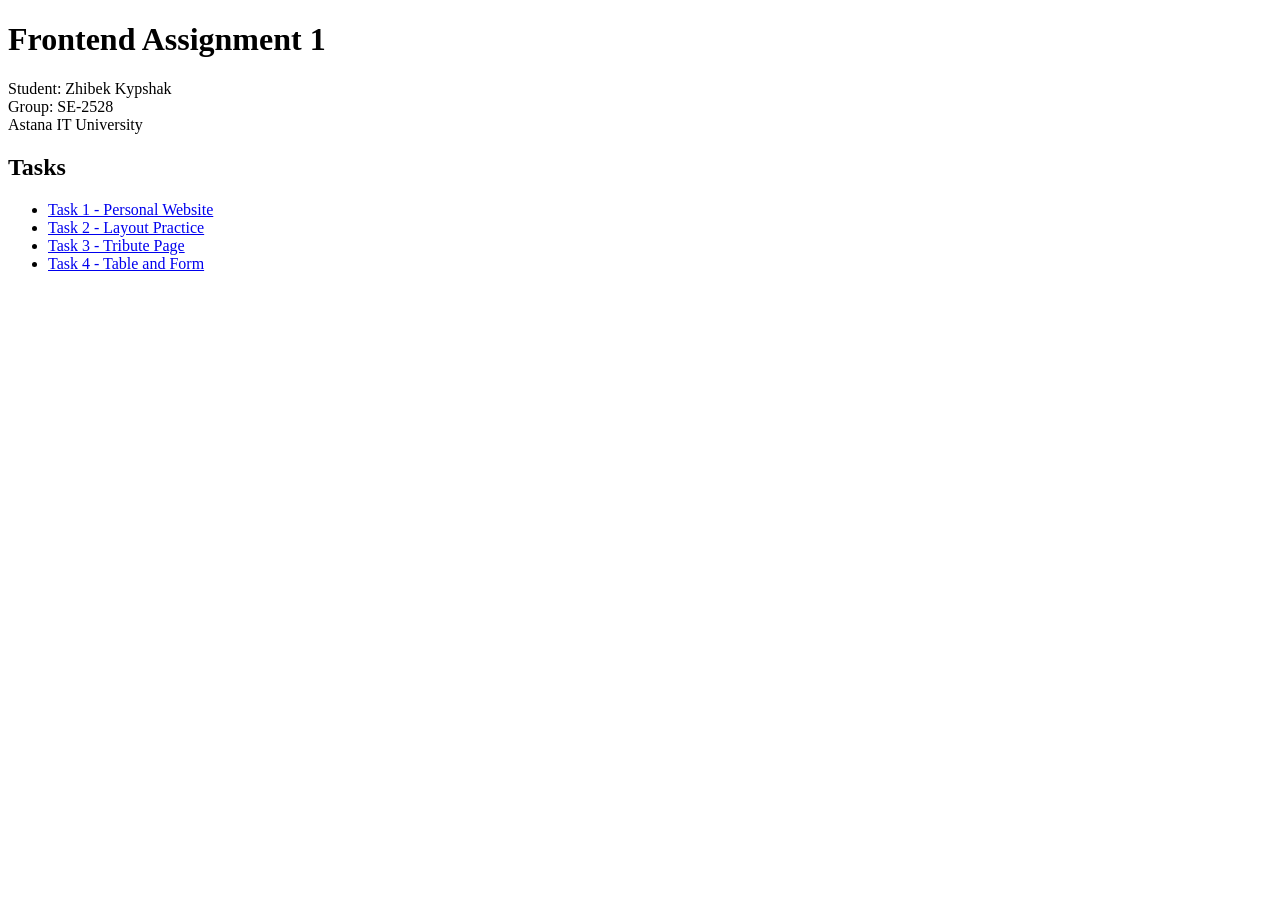
<file: index.html>
<!DOCTYPE html>
<html lang="en">

<head>
    <meta charset="UTF-8">
    <meta name="viewport" content="width=device-width, initial-scale=1.0">
    <title>Frontend Assignment 1</title>
</head>

<body>

    <h1>Frontend Assignment 1</h1>

    <p>
        Student: Zhibek Kypshak <br>
        Group: SE-2528 <br>
        Astana IT University
    </p>

    <h2>Tasks</h2>

    <ul>
        <li>
            <a href="Personal_website/index.html">Task 1 - Personal Website</a>
        </li>

        <li>
            <a href="task2/index.html">Task 2 - Layout Practice</a>
        </li>

        <li>
            <a href="task3/index.html">Task 3 - Tribute Page</a>
        </li>

        <li>
            <a href="task4/index.html">Task 4 - Table and Form</a>
        </li>
    </ul>

</body>

</html>
</file>
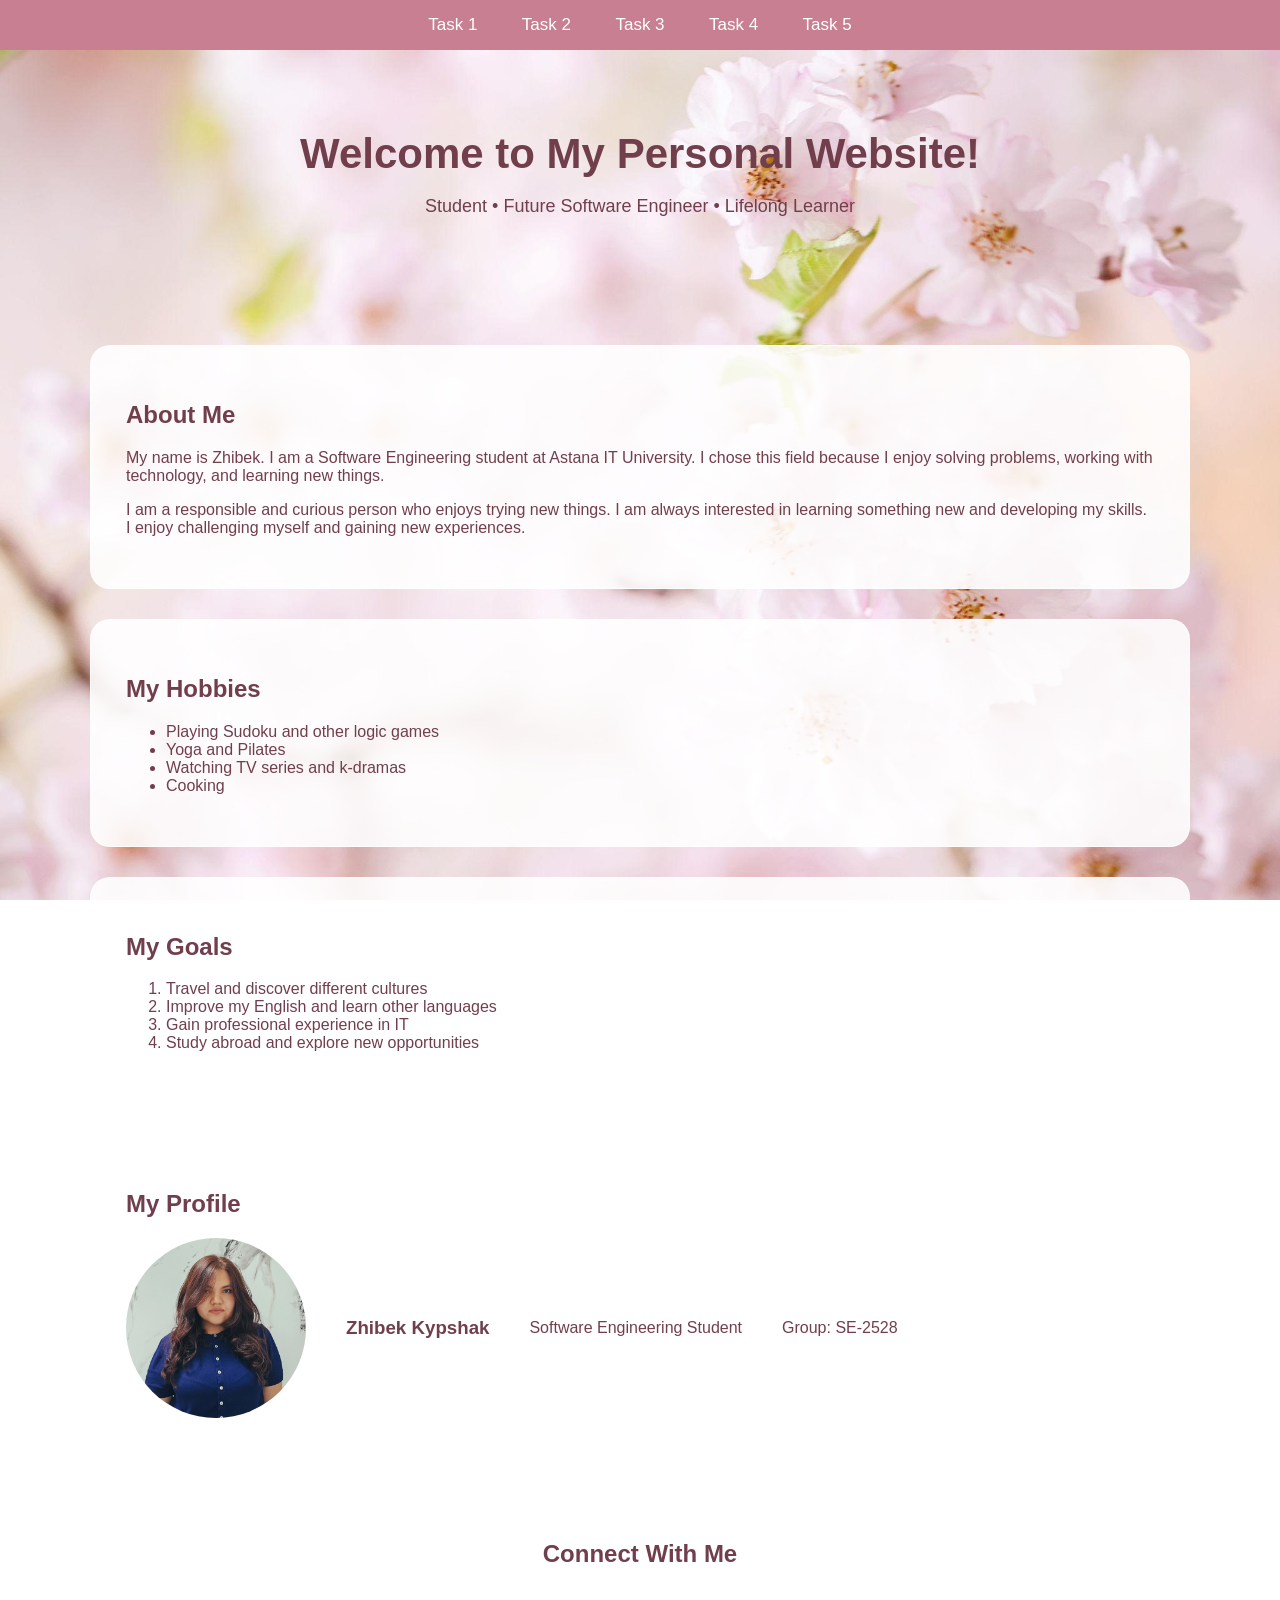
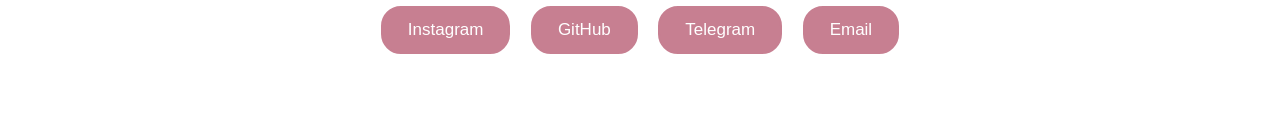
<file: Personal_website/index.html>
<!DOCTYPE html>
<html lang="en">
<head>
    <meta charset="UTF-8">
    <meta name="viewport" content="width=device-width, initial-scale=1.0">
    <title>Zhibek's personal website</title>
    <link rel="stylesheet" href="styles.css">
</head>
<body>
    <nav>
        <a href="index.html">Task 1</a>
        <a href="../task2/index.html">Task 2</a>
        <a href="../task3/index.html">Task 3</a>
        <a href="../task4/index.html">Task 4</a>
        <a href="../task5/index.html">Task 5</a>
    </nav>
    <header>
        <h1>Welcome to My Personal Website!</h1>
        <p>Student • Future Software Engineer • Lifelong Learner</p>
    </header>
    
    <section id="about">
        <h2>About Me</h2>
        <p>
            My name is Zhibek. I am a Software Engineering student at Astana IT University.
            I chose this field because I enjoy solving problems, working with technology,
            and learning new things.
        </p>
        <p> 
            I am a responsible and curious person who enjoys trying new things.
            I am always interested in learning something new and developing my skills.
            I enjoy challenging myself and gaining new experiences.
        </p>
    </section>

    <section class="hobbies">
        <h2>My Hobbies</h2>
        <ul>
            <li>Playing Sudoku and other logic games</li>
            <li>Yoga and Pilates</li>
            <li>Watching TV series and k-dramas</li>
            <li>Cooking</li>
        </ul>
    </section>

    <section class="goals">
        <h2>My Goals</h2>
        <ol>
            <li>Travel and discover different cultures</li>
            <li>Improve my English and learn other languages</li>
            <li>Gain professional experience in IT</li>
            <li>Study abroad and explore new opportunities</li>
        </ol>
    </section>
    <section class="profile">
        <h2>My Profile</h2>

        <div class="profile-card">
            <img src="images/profile.PNG" alt="Zhibek's profile photo">
            <h3>Zhibek Kypshak</h3>
            <p>Software Engineering Student</p>
            <p>Group: SE-2528</p>
        </div>
    </section>
    <section class="socials">
        <h2>Connect With Me</h2>
        <a href="https://www.instagram.com/zhibekkypshak_?stkn=NjFid3V4ajRsbDV2&utm_source=qr" target="_blank">Instagram</a>
        <a href="https://github.com/zhibekkypshak" target="_blank">GitHub</a>
        <a href="https://t.me/Zhakx1" target="_blank">Telegram</a>
        <a href="mailto:zibekkypsak123@gmail.com">Email</a>
    </section>
</body>
</html>
</file>
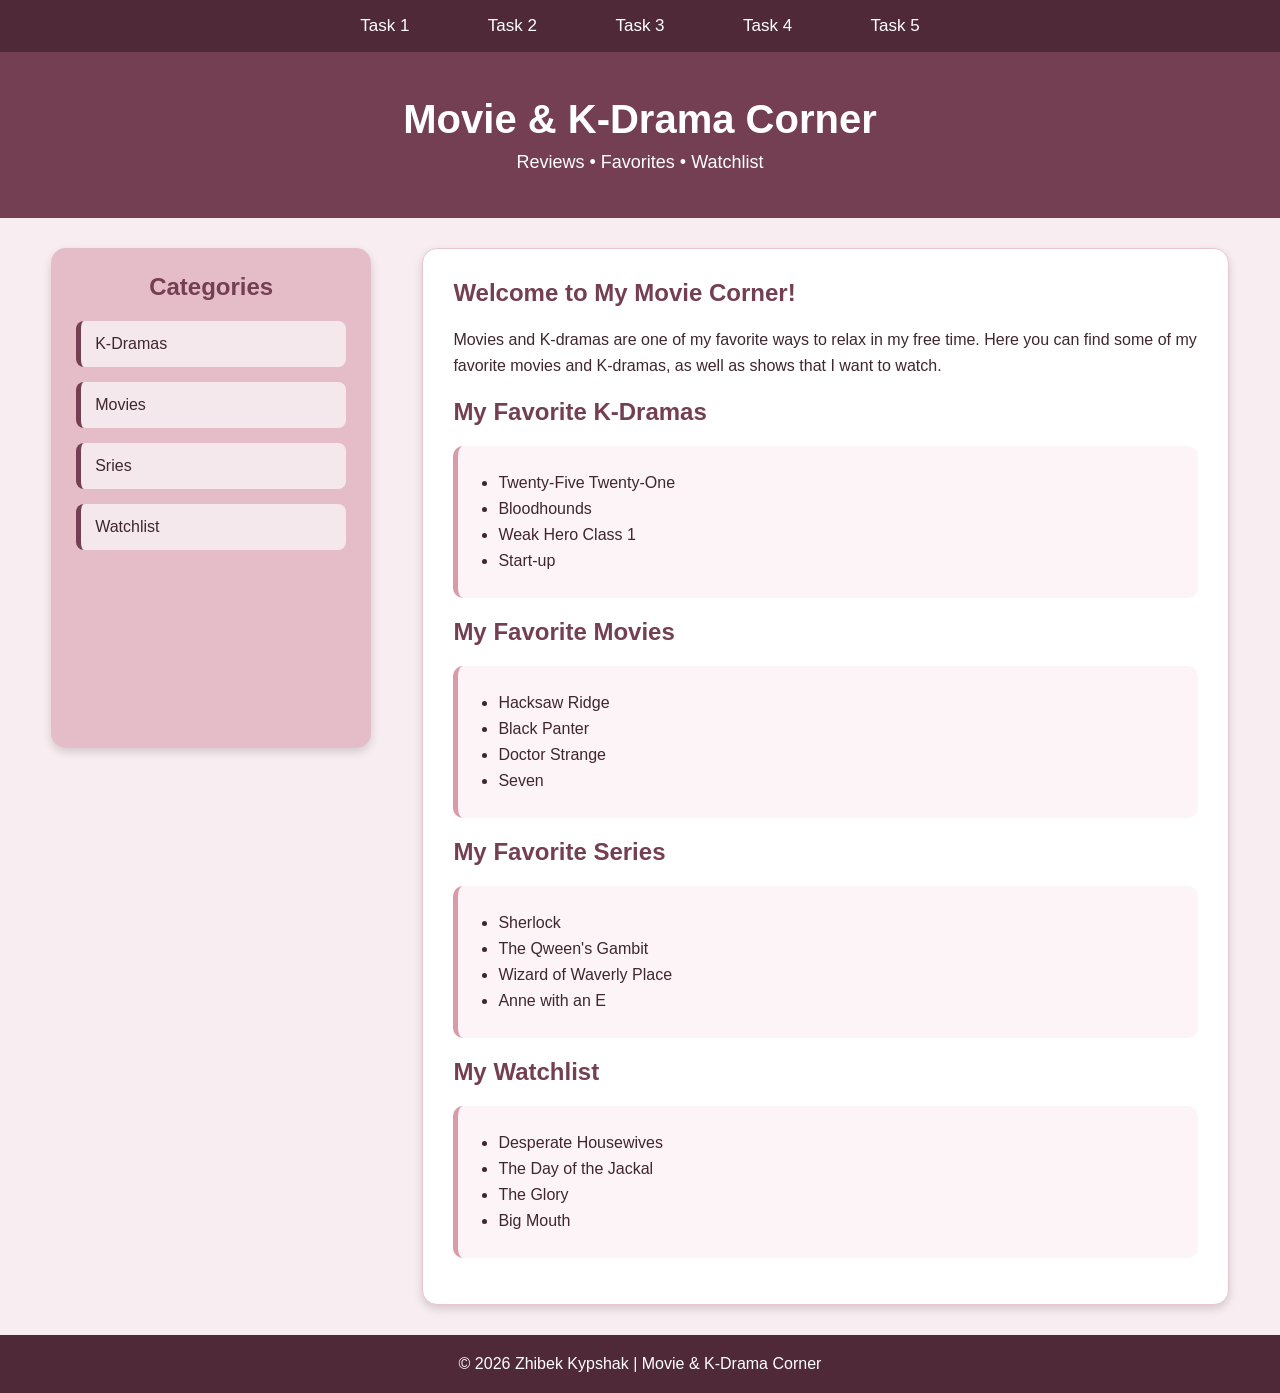
<file: task2/index.html>
<!DOCTYPE html>
<html lang="en">
<head>
    <meta charset="UTF-8">
    <meta name="viewport" content="width=device-width, initial-scale=1.0">
    <title>Layout practice</title>
    <link rel="stylesheet" href="styles.css">
</head>
<body>
    <nav>
        <a href="../Personal_website/index.html">Task 1</a>
        <a href="index.html">Task 2</a>
        <a href="../task3/index.html">Task 3</a>
        <a href="../task4/index.html">Task 4</a>
        <a href="../task5/index.html">Task 5</a>
    </nav>

    <header>
        <h1>Movie & K-Drama Corner</h1>
        <p>Reviews • Favorites • Watchlist</p>
    </header>

    <aside class="sidebar">
        <h2>Categories</h2>

        <ul>
            <li>K-Dramas</li>
            <li>Movies</li>
            <li>Sries</li>
            <li>Watchlist</li>
        </ul>
    </aside>

    <main class="main-content">

        <h2>Welcome to My Movie Corner!</h2>

        <p>
            Movies and K-dramas are one of my favorite ways to relax in my free time.
            Here you can find some of my favorite movies and K-dramas,
            as well as shows that I want to watch.
        </p>

        <h2>My Favorite K-Dramas</h2>

        <ul>
            <li>Twenty-Five Twenty-One</li>
            <li>Bloodhounds</li>
            <li>Weak Hero Class 1</li>
            <li>Start-up</li>
        </ul>

        <h2>My Favorite Movies</h2>

        <ul>
            <li>Hacksaw Ridge</li>
            <li>Black Panter</li>
            <li>Doctor Strange</li>
            <li>Seven</li>
        </ul>

         <h2>My Favorite Series</h2>

        <ul>
            <li>Sherlock</li>
            <li>The Qween's Gambit</li>
            <li>Wizard of Waverly Place</li>
            <li>Anne with an E</li>
        </ul>


        <h2>My Watchlist</h2>

        <ul>
            <li>Desperate Housewives</li>
            <li>The Day of the Jackal</li>
            <li>The Glory</li>
            <li>Big Mouth</li>
        </ul>

    </main>
    <footer>
        <p>&copy; 2026 Zhibek Kypshak | Movie & K-Drama Corner</p>
    </footer>
    
</body>
</html>
</file>
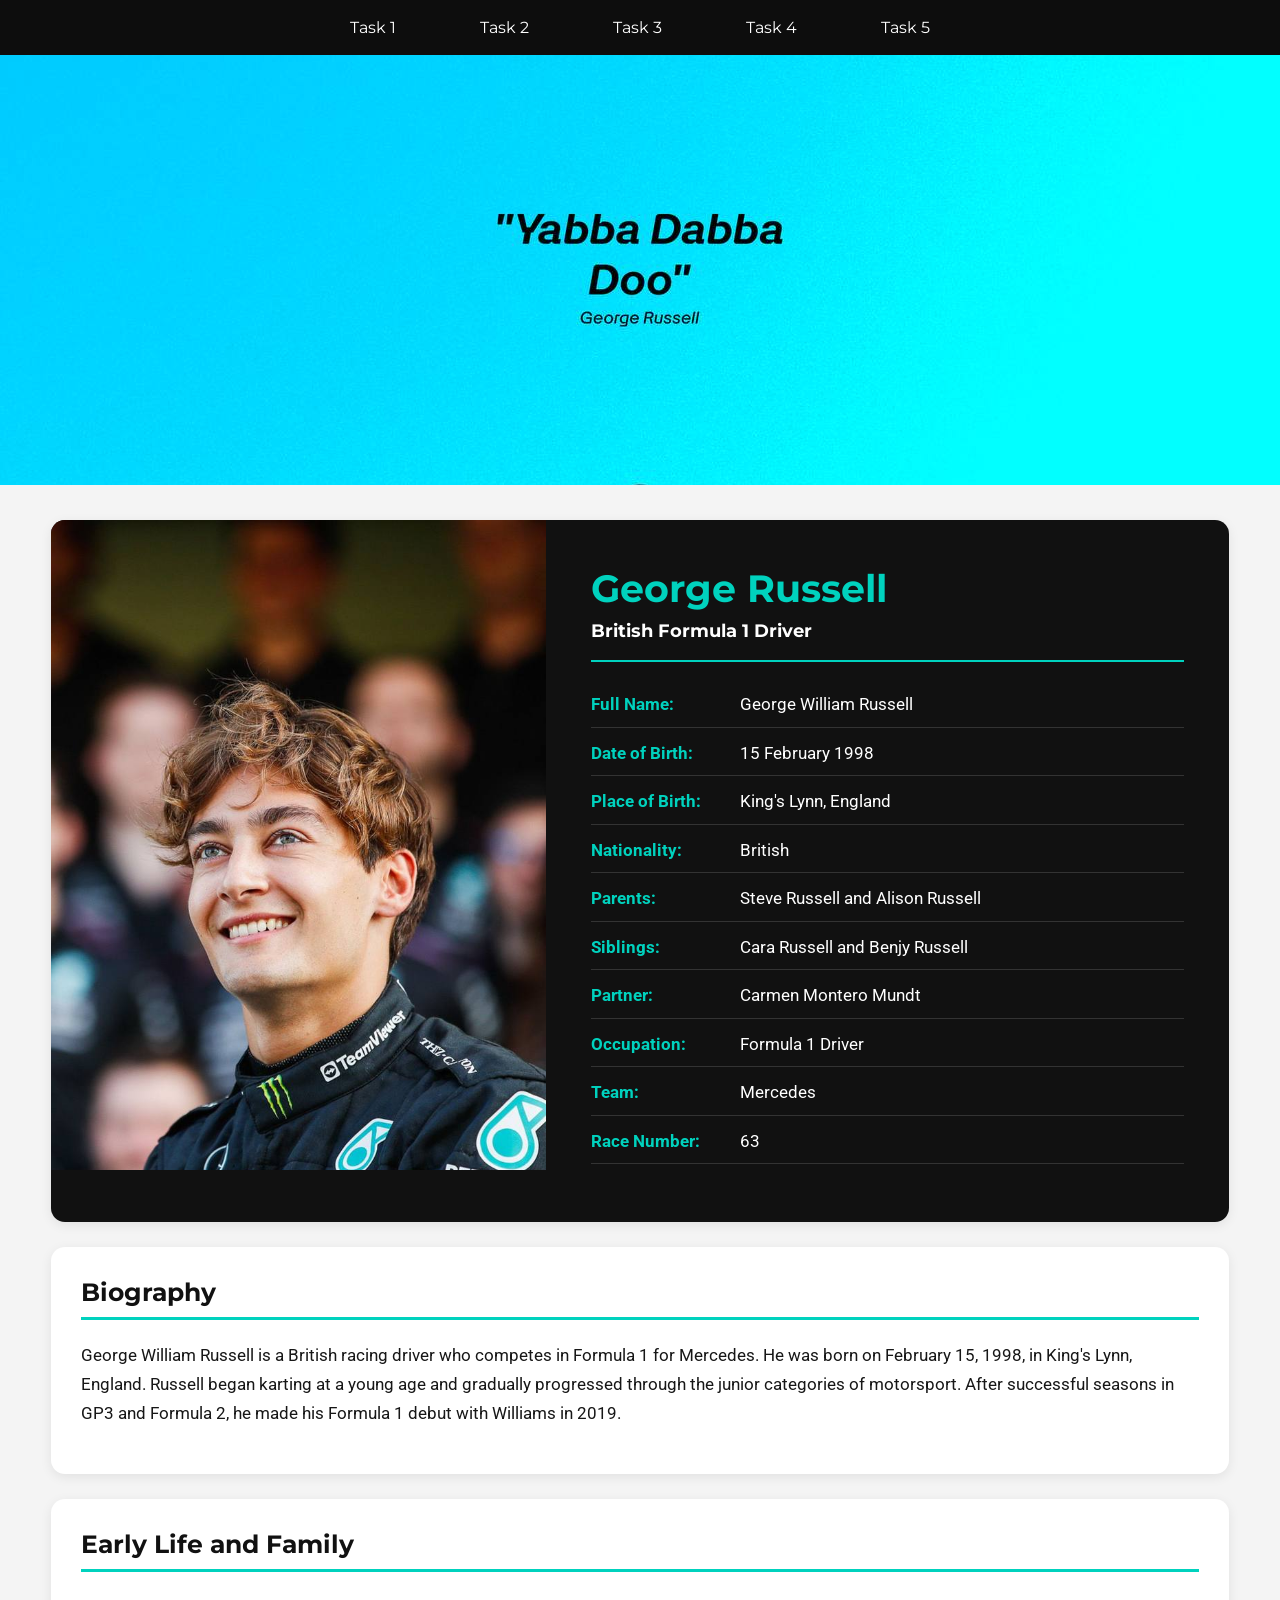
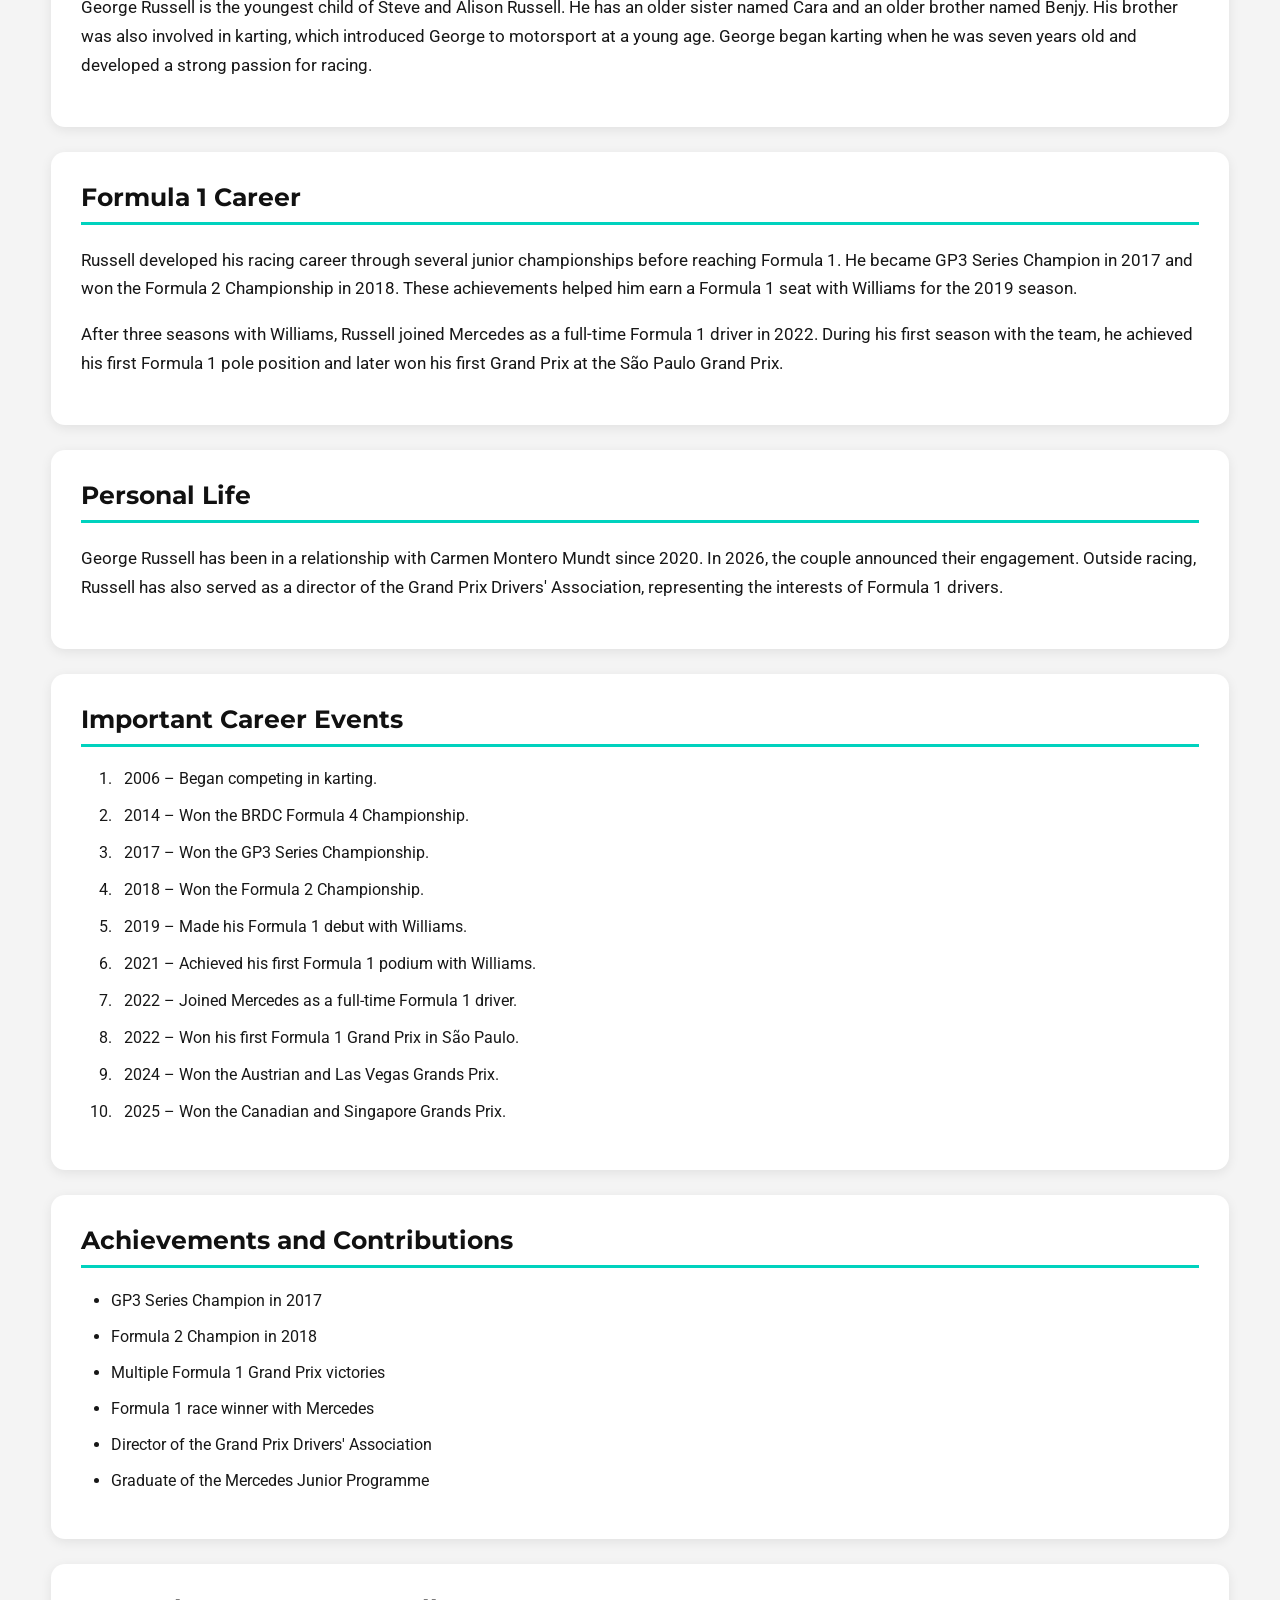
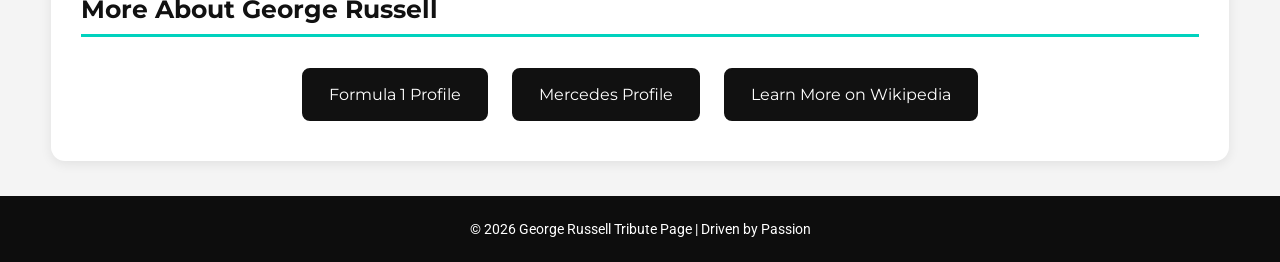
<file: task3/index.html>
<!DOCTYPE html>
<html lang="en">

<head>
    <meta charset="UTF-8">
    <meta name="viewport" content="width=device-width, initial-scale=1.0">
    <title>George Russell Tribute Page</title>
    <link rel="stylesheet" href="styles.css">
</head>

<body>

    <nav>
        <a href="../Personal_website/index.html">Task 1</a>
        <a href="../task2/index.html">Task 2</a>
        <a href="index.html">Task 3</a>
        <a href="../task4/index.html">Task 4</a>
        <a href="../task5/index.html">Task 5</a>
    </nav>

    <header class="hero">
        <img src="images/yabba_dabba_do.jpg"
             alt="George Russell Yabba Dabba Doo Mercedes background">
    </header>

    <main>

        <section class="profile">

            <img class="profile-photo"
                 src="images/george_russel.jpg"
                 alt="Portrait of Formula 1 driver George Russell">

            <div class="profile-info">

                <h1>George Russell</h1>
                <h2>British Formula 1 Driver</h2>

                <p><strong>Full Name:</strong> George William Russell</p>
                <p><strong>Date of Birth:</strong> 15 February 1998</p>
                <p><strong>Place of Birth:</strong> King's Lynn, England</p>
                <p><strong>Nationality:</strong> British</p>
                <p><strong>Parents:</strong> Steve Russell and Alison Russell</p>
                <p><strong>Siblings:</strong> Cara Russell and Benjy Russell</p>
                <p><strong>Partner:</strong> Carmen Montero Mundt</p>
                <p><strong>Occupation:</strong> Formula 1 Driver</p>
                <p><strong>Team:</strong> Mercedes</p>
                <p><strong>Race Number:</strong> 63</p>

            </div>

        </section>


        <section class="biography">

            <h2>Biography</h2>

            <p>
                George William Russell is a British racing driver who competes
                in Formula 1 for Mercedes. He was born on February 15, 1998,
                in King's Lynn, England. Russell began karting at a young age
                and gradually progressed through the junior categories of
                motorsport. After successful seasons in GP3 and Formula 2,
                he made his Formula 1 debut with Williams in 2019.
            </p>

        </section>


        <section class="early-life">

            <h2>Early Life and Family</h2>

            <p>
                George Russell is the youngest child of Steve and Alison Russell.
                He has an older sister named Cara and an older brother named Benjy.
                His brother was also involved in karting, which introduced George
                to motorsport at a young age. George began karting when he was
                seven years old and developed a strong passion for racing.
            </p>

        </section>


        <section class="career">

            <h2>Formula 1 Career</h2>

            <p>
                Russell developed his racing career through several junior
                championships before reaching Formula 1. He became GP3 Series
                Champion in 2017 and won the Formula 2 Championship in 2018.
                These achievements helped him earn a Formula 1 seat with
                Williams for the 2019 season.
            </p>

            <p>
                After three seasons with Williams, Russell joined Mercedes
                as a full-time Formula 1 driver in 2022. During his first
                season with the team, he achieved his first Formula 1 pole
                position and later won his first Grand Prix at the
                São Paulo Grand Prix.
            </p>

        </section>


        <section class="personal-life">

            <h2>Personal Life</h2>

            <p>
                George Russell has been in a relationship with Carmen Montero
                Mundt since 2020. In 2026, the couple announced their engagement.
                Outside racing, Russell has also served as a director of the
                Grand Prix Drivers' Association, representing the interests
                of Formula 1 drivers.
            </p>

        </section>


        <section class="events">

            <h2>Important Career Events</h2>

            <ol>
                <li>2006 – Began competing in karting.</li>
                <li>2014 – Won the BRDC Formula 4 Championship.</li>
                <li>2017 – Won the GP3 Series Championship.</li>
                <li>2018 – Won the Formula 2 Championship.</li>
                <li>2019 – Made his Formula 1 debut with Williams.</li>
                <li>2021 – Achieved his first Formula 1 podium with Williams.</li>
                <li>2022 – Joined Mercedes as a full-time Formula 1 driver.</li>
                <li>2022 – Won his first Formula 1 Grand Prix in São Paulo.</li>
                <li>2024 – Won the Austrian and Las Vegas Grands Prix.</li>
                <li>2025 – Won the Canadian and Singapore Grands Prix.</li>
            </ol>

        </section>


        <section class="achievements">

            <h2>Achievements and Contributions</h2>

            <ul>
                <li>GP3 Series Champion in 2017</li>
                <li>Formula 2 Champion in 2018</li>
                <li>Multiple Formula 1 Grand Prix victories</li>
                <li>Formula 1 race winner with Mercedes</li>
                <li>Director of the Grand Prix Drivers' Association</li>
                <li>Graduate of the Mercedes Junior Programme</li>
            </ul>

        </section>


        <section class="links">

            <h2>More About George Russell</h2>

            <a href="https://www.formula1.com/en/drivers/george-russell"
               target="_blank">
                Formula 1 Profile
            </a>

            <a href="https://www.mercedesamgf1.com/drivers/driver/george-russell"
               target="_blank">
                Mercedes Profile
            </a>

            <a href="https://en.wikipedia.org/wiki/George_Russell_(racing_driver)"
               target="_blank">
                Learn More on Wikipedia
            </a>

        </section>

    </main>


    <footer>
        <p>&copy; 2026 George Russell Tribute Page | Driven by Passion</p>
    </footer>

</body>

</html>
</file>
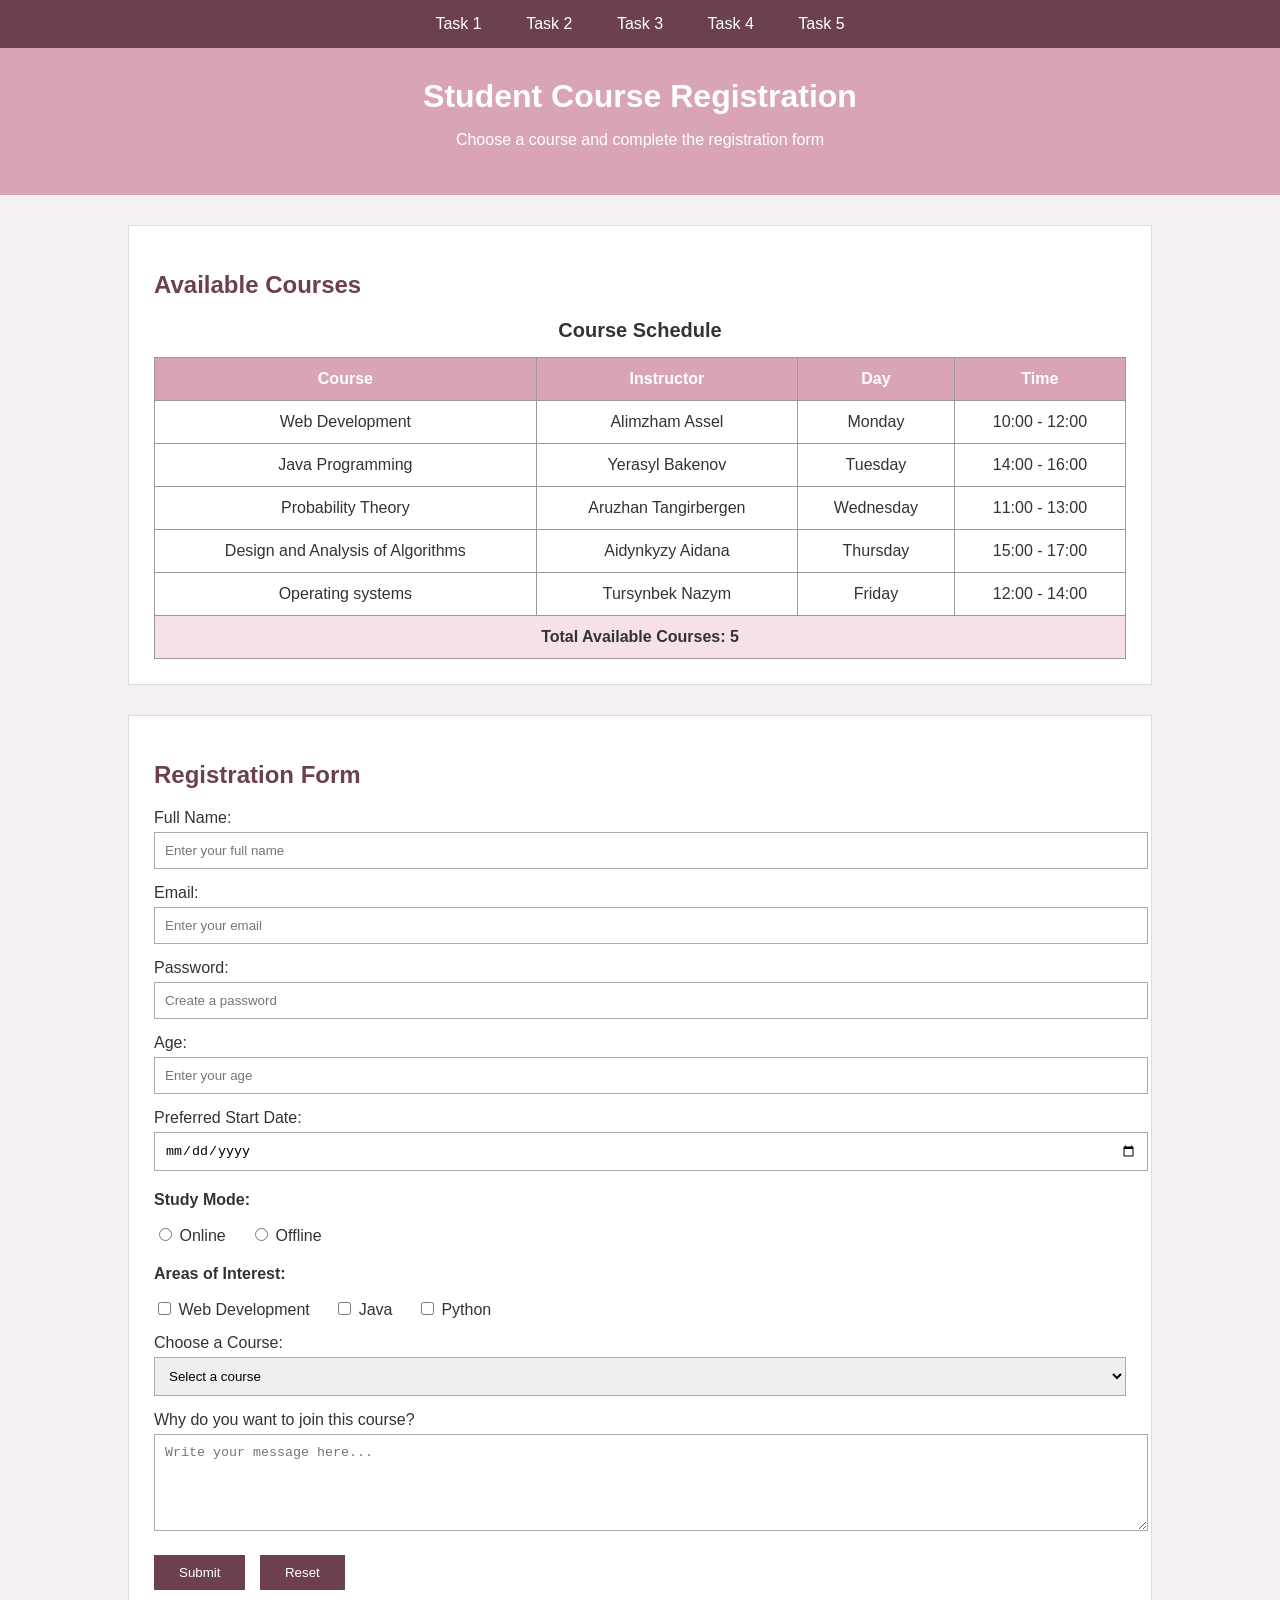
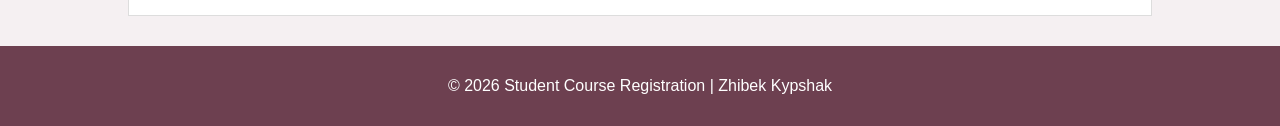
<file: task4/index.html>
<!DOCTYPE html>
<html lang="en">

<head>
    <meta charset="UTF-8">
    <meta name="viewport" content="width=device-width, initial-scale=1.0">
    <title>Student Course Registration</title>
    <link rel="stylesheet" href="styles.css">
</head>

<body>

    <nav>
        <a href="../Personal_website/index.html">Task 1</a>
        <a href="../task2/index.html">Task 2</a>
        <a href="../task3/index.html">Task 3</a>
        <a href="index.html">Task 4</a>
        <a href="index.html">Task 5</a>
    </nav>

    <header>
        <h1>Student Course Registration</h1>
        <p>Choose a course and complete the registration form</p>
    </header>

    <main>

        <section class="table-section">

            <h2>Available Courses</h2>

            <table>

                <caption>Course Schedule</caption>

                <thead>
                    <tr>
                        <th>Course</th>
                        <th>Instructor</th>
                        <th>Day</th>
                        <th>Time</th>
                    </tr>
                </thead>

                <tbody>
                    <tr>
                        <td>Web Development</td>
                        <td>Alimzham Assel</td>
                        <td>Monday</td>
                        <td>10:00 - 12:00</td>
                    </tr>

                    <tr>
                        <td>Java Programming</td>
                        <td>Yerasyl Bakenov</td>
                        <td>Tuesday</td>
                        <td>14:00 - 16:00</td>
                    </tr>

                    <tr>
                        <td>Probability Theory</td>
                        <td>Aruzhan Tangirbergen</td>
                        <td>Wednesday</td>
                        <td>11:00 - 13:00</td>
                    </tr>

                    <tr>
                        <td>Design and Analysis of Algorithms</td>
                        <td>Aidynkyzy Aidana</td>
                        <td>Thursday</td>
                        <td>15:00 - 17:00</td>
                    </tr>

                    <tr>
                        <td>Operating systems </td>
                        <td>Tursynbek Nazym</td>
                        <td>Friday</td>
                        <td>12:00 - 14:00</td>
                    </tr>
                </tbody>

                <tfoot>
                    <tr>
                        <td colspan="4">Total Available Courses: 5</td>
                    </tr>
                </tfoot>

            </table>

        </section>


        <section class="form-section">

            <h2>Registration Form</h2>

            <form>

                <label for="name">Full Name:</label>
                <input
                    type="text"
                    id="name"
                    name="name"
                    placeholder="Enter your full name"
                    required
                >


                <label for="email">Email:</label>
                <input
                    type="email"
                    id="email"
                    name="email"
                    placeholder="Enter your email"
                    required
                >


                <label for="password">Password:</label>
                <input
                    type="password"
                    id="password"
                    name="password"
                    placeholder="Create a password"
                    required
                >


                <label for="age">Age:</label>
                <input
                    type="number"
                    id="age"
                    name="age"
                    placeholder="Enter your age"
                >


                <label for="date">Preferred Start Date:</label>
                <input
                    type="date"
                    id="date"
                    name="date"
                >


                <p class="form-title">Study Mode:</p>

                <div class="options">
                    <input
                        type="radio"
                        id="online"
                        name="study-mode"
                        value="online"
                    >
                    <label for="online">Online</label>

                    <input
                        type="radio"
                        id="offline"
                        name="study-mode"
                        value="offline"
                    >
                    <label for="offline">Offline</label>
                </div>


                <p class="form-title">Areas of Interest:</p>

                <div class="options">
                    <input
                        type="checkbox"
                        id="web"
                        name="interest"
                        value="web"
                    >
                    <label for="web">Web Development</label>

                    <input
                        type="checkbox"
                        id="java"
                        name="interest"
                        value="java"
                    >
                    <label for="java">Java</label>

                    <input
                        type="checkbox"
                        id="python"
                        name="interest"
                        value="python"
                    >
                    <label for="python">Python</label>
                </div>


                <label for="course">Choose a Course:</label>

                <select id="course" name="course">
                    <option value="">Select a course</option>
                    <option value="web">Web Development</option>
                    <option value="java">Java Programming</option>
                    <option value="python">Probability Theory</option>
                    <option value="design">Design and Analysis of Algorithms</option>
                    <option value="data">Operating systems</option>
                </select>


                <label for="message">Why do you want to join this course?</label>

                <textarea
                    id="message"
                    name="message"
                    rows="5"
                    placeholder="Write your message here..."
                ></textarea>


                <div class="buttons">
                    <input type="submit" value="Submit">
                    <input type="reset" value="Reset">
                </div>

            </form>

        </section>

    </main>


    <footer>
        <p>&copy; 2026 Student Course Registration | Zhibek Kypshak</p>
    </footer>
</body>
</html>
</file>
<file: Personal_website/styles.css>
* {
    box-sizing: border-box;
}
body {
    background-image: url("images/wallpaper1.jpg");
    background-size: cover;
    background-position: center;
    font-family: Arial, sans-serif;
    background-attachment: fixed;
    margin: 0;
    padding: 0;
}

nav {
    background-color: #c77f91;
    text-align: center;
    padding: 15px;
}
nav a {
    color: white;
    text-decoration: none;
    margin: 0 20px;
    font-size: 17px;
}
nav a:hover {
    color: #ffe4ec;
}

header {
    text-align: center;
     color: #713f4c;
    padding: 80px 20px;
}
header h1 {
    font-size: 42px;
    margin: 0 0 15px;
}
header p {
    font-size: 18px;
}

section {
    background-color: rgba(255, 255, 255, 0.88);
    color: #713f4c;

    width: 90%;
    max-width: 1100px;
    margin: 30px auto;
    padding: 35px;

    border: 1px solid rgba(255, 255, 255, 0.6);
    border-radius: 20px;
}

.profile-card {
    display: flex;
    align-items: center;
    gap: 40px;
}
.profile-card img {
    width: 180px;
    max-width: 100%;
    height: 180px;
    object-fit: cover;
    border-radius: 50%;
}

.socials {
    text-align: center;
}
.socials h2 {
    margin-bottom: 30px;
}
.socials a {
    display: inline-block;

    background-color: #c77f91;
    color: white;

    text-decoration: none;
    font-size: 17px;

    padding: 12px 25px;
    margin: 8px;

    border: 2px solid #c77f91;
    border-radius: 20px;
}
.socials a:hover {
    background-color: white;
    color: #c77f91;
}
</file>
<file: task2/styles.css>
* {
    box-sizing: border-box;
}

body {
    margin: 0;
    padding: 0;
    background-color: #f8edf1;
    color: #3f2630;
    font-family: Arial, sans-serif;
}

header {
    background-color: #743f52;
    color: white;
    text-align: center;
    padding: 45px 20px;
}

header h1 {
    margin: 0;
    font-size: 40px;
}

header p {
    margin: 10px 0 0;
    font-size: 18px;
}

nav {
    background-color: #4f2937;
    text-align: center;
    padding: 16px;
}

nav a {
    color: white;
    text-decoration: none;
    font-size: 17px;
    margin: 0 25px;
    padding: 8px 12px;
}

nav a:hover {
    background-color: #d99aaa;
    border-radius: 8px;
}

.sidebar {
    float: left;
    width: 25%;
    min-height: 500px;
    background-color: #e4bdc9;
    margin: 30px 2% 30px 4%;
    padding: 25px;
    border-radius: 15px;
    box-shadow: 0 4px 10px rgba(0, 0, 0, 0.15);
}

.sidebar h2 {
    color: #743f52;
    margin-top: 0;
    text-align: center;
}

.sidebar ul {
    list-style-type: none;
    margin: 0;
    padding: 0;
}

.sidebar li {
    background-color: rgba(255, 255, 255, 0.65);
    margin: 15px 0;
    padding: 14px;
    border-left: 5px solid #743f52;
    border-radius: 8px;
}

.main-content {
    float: left;
    width: 63%;
    min-height: 500px;
    background-color: white;
    margin: 30px 4% 30px 2%;
    padding: 30px;
    border: 1px solid #e6c7d0;
    border-radius: 15px;
    box-shadow: 0 4px 10px rgba(0, 0, 0, 0.15);
}

.main-content h2 {
    color: #743f52;
    margin-top: 20px;
}

.main-content h2:first-child {
    margin-top: 0;
}

.main-content p {
    line-height: 1.6;
}

.main-content ul {
    background-color: #fdf4f7;
    padding: 20px 20px 20px 40px;
    border-radius: 10px;
    border-left: 5px solid #d99aaa;
}

.main-content li {
    margin: 8px 0;
}

footer {
    clear: both;
    background-color: #4f2937;
    color: white;
    text-align: center;
    padding: 20px;
}

footer p {
    margin: 0;
}
</file>
<file: task3/styles.css>
@import url('https://fonts.googleapis.com/css2?family=Montserrat&display=swap');

@import url('https://fonts.googleapis.com/css2?family=Roboto&display=swap');

* {
    box-sizing: border-box;
}

body {
    margin: 0;
    padding: 0;
    background-color: #f4f4f4;
    color: #171717;
    font-family: 'Roboto', sans-serif;
}

nav {
    background-color: #0d0d0d;
    text-align: center;
    padding: 18px;
}

nav a {
    color: white;
    text-decoration: none;
    font-family: 'Montserrat', sans-serif;
    font-size: 16px;
    margin: 0 28px;
    padding: 8px 12px;
}

nav a:hover {
    color: #00d2be;
}

.hero {
    width: 100%;
    background-color: #00d2be;
}

.hero img {
    display: block;
    width: 100%;
    height: 430px;
    object-fit: cover;
}

main {
    width: 92%;
    max-width: 1200px;
    margin: 35px auto;
}

section {
    background-color: white;
    margin-bottom: 25px;
    padding: 30px;
    border-radius: 14px;
    box-shadow: 0 3px 12px rgba(0, 0, 0, 0.08);
}

section h2 {
    font-family: 'Montserrat', sans-serif;
    color: #111111;
    font-size: 25px;
    margin-top: 0;
    border-bottom: 3px solid #00d2be;
    padding-bottom: 10px;
}

.profile {
    overflow: hidden;
    background-color: #111111;
    color: white;
    padding: 0;
}

.profile-photo {
    float: left;
    width: 42%;
    height: 650px;
    object-fit: cover;
    object-position: center top;
}

.profile-info {
    float: right;
    width: 58%;
    padding: 45px;
}

.profile-info h1 {
    font-family: 'Montserrat', sans-serif;
    color: #00d2be;
    font-size: 38px;
    margin-top: 0;
    margin-bottom: 8px;
}

.profile-info h2 {
    color: white;
    font-size: 18px;
    border-bottom: 2px solid #00d2be;
    padding-bottom: 18px;
    margin-bottom: 30px;
}

.profile-info p {
    font-size: 17px;
    line-height: 1.5;
    margin: 13px 0;
    border-bottom: 1px solid #333333;
    padding-bottom: 9px;
}

.profile-info strong {
    color: #00d2be;
    display: inline-block;
    width: 145px;
}

.biography p {
    font-size: 17px;
    line-height: 1.7;
}

.early-life p {
    font-size: 17px;
    line-height: 1.7;
}

.career p {
    font-size: 17px;
    line-height: 1.7;
}

.personal-life p {
    font-size: 17px;
    line-height: 1.7;
}

.events ol {
    padding-left: 35px;
}

.events li {
    margin: 13px 0;
    padding-left: 8px;
    font-size: 16px;
    line-height: 1.5;
}

.achievements ul {
    padding-left: 30px;
}

.achievements li {
    margin: 12px 0;
    font-size: 16px;
    line-height: 1.5;
}

.links {
    text-align: center;
}

.links h2 {
    text-align: left;
}

.links a {
    display: inline-block;
    background-color: #111111;
    color: white;
    text-decoration: none;
    font-family: 'Montserrat', sans-serif;
    margin: 10px;
    padding: 15px 25px;
    border: 2px solid #111111;
    border-radius: 8px;
}

.links a:hover {
    background-color: #00d2be;
    color: #111111;
    border-color: #00d2be;
}

footer {
    background-color: #0d0d0d;
    color: white;
    text-align: center;
    padding: 25px;
    font-size: 14px;
}

footer p {
    margin: 0;
}

@media (max-width: 800px) {

    nav a {
        display: inline-block;
        margin: 5px 8px;
    }

    .hero img {
        height: auto;
    }

    .profile-photo {
        float: none;
        width: 100%;
        height: 500px;
    }

    .profile-info {
        float: none;
        width: 100%;
        padding: 30px;
    }

    .profile-info strong {
        display: block;
        width: auto;
    }

    main {
        width: 94%;
    }
}
</file>
<file: task4/styles.css>
body {
    margin: 0;
    background-color: #f5f0f2;
    font-family: Arial, sans-serif;
    color: #333333;
}

nav {
    background-color: #6d4050;
    text-align: center;
    padding: 15px;
}

nav a {
    color: white;
    text-decoration: none;
    margin: 20px;
}

nav a:hover {
    color: #f5c6d5;
}

header {
    background-color: #d9a5b5;
    color: white;
    text-align: center;
    padding: 30px;
}

header h1 {
    margin: 0;
}

main {
    width: 80%;
    margin: 30px auto;
}

section {
    background-color: white;
    margin-bottom: 30px;
    padding: 25px;
    border: 1px solid #dddddd;
}

h2 {
    color: #6d4050;
}

table {
    width: 100%;
    border-collapse: collapse;
}

caption {
    font-size: 20px;
    font-weight: bold;
    margin-bottom: 15px;
}

th {
    background-color: #d9a5b5;
    color: white;
}

th,
td {
    border: 1px solid #999999;
    padding: 12px;
    text-align: center;
}

tfoot {
    font-weight: bold;
    background-color: #f5e1e7;
}

form {
    width: 100%;
}

form label {
    display: block;
    margin-top: 15px;
    margin-bottom: 5px;
}

input,
select,
textarea {
    width: 100%;
    padding: 10px;
    border: 1px solid #aaaaaa;
}

.options input {
    width: auto;
}

.options label {
    display: inline;
    margin-right: 20px;
}

.form-title {
    font-weight: bold;
    margin-top: 20px;
}

.buttons {
    margin-top: 20px;
}

.buttons input {
    width: auto;
    background-color: #6d4050;
    color: white;
    border: none;
    padding: 10px 25px;
    margin-right: 10px;
}

.buttons input:hover {
    background-color: #a96f82;
}

footer {
    background-color: #6d4050;
    color: white;
    text-align: center;
    padding: 15px;
}
</file>
